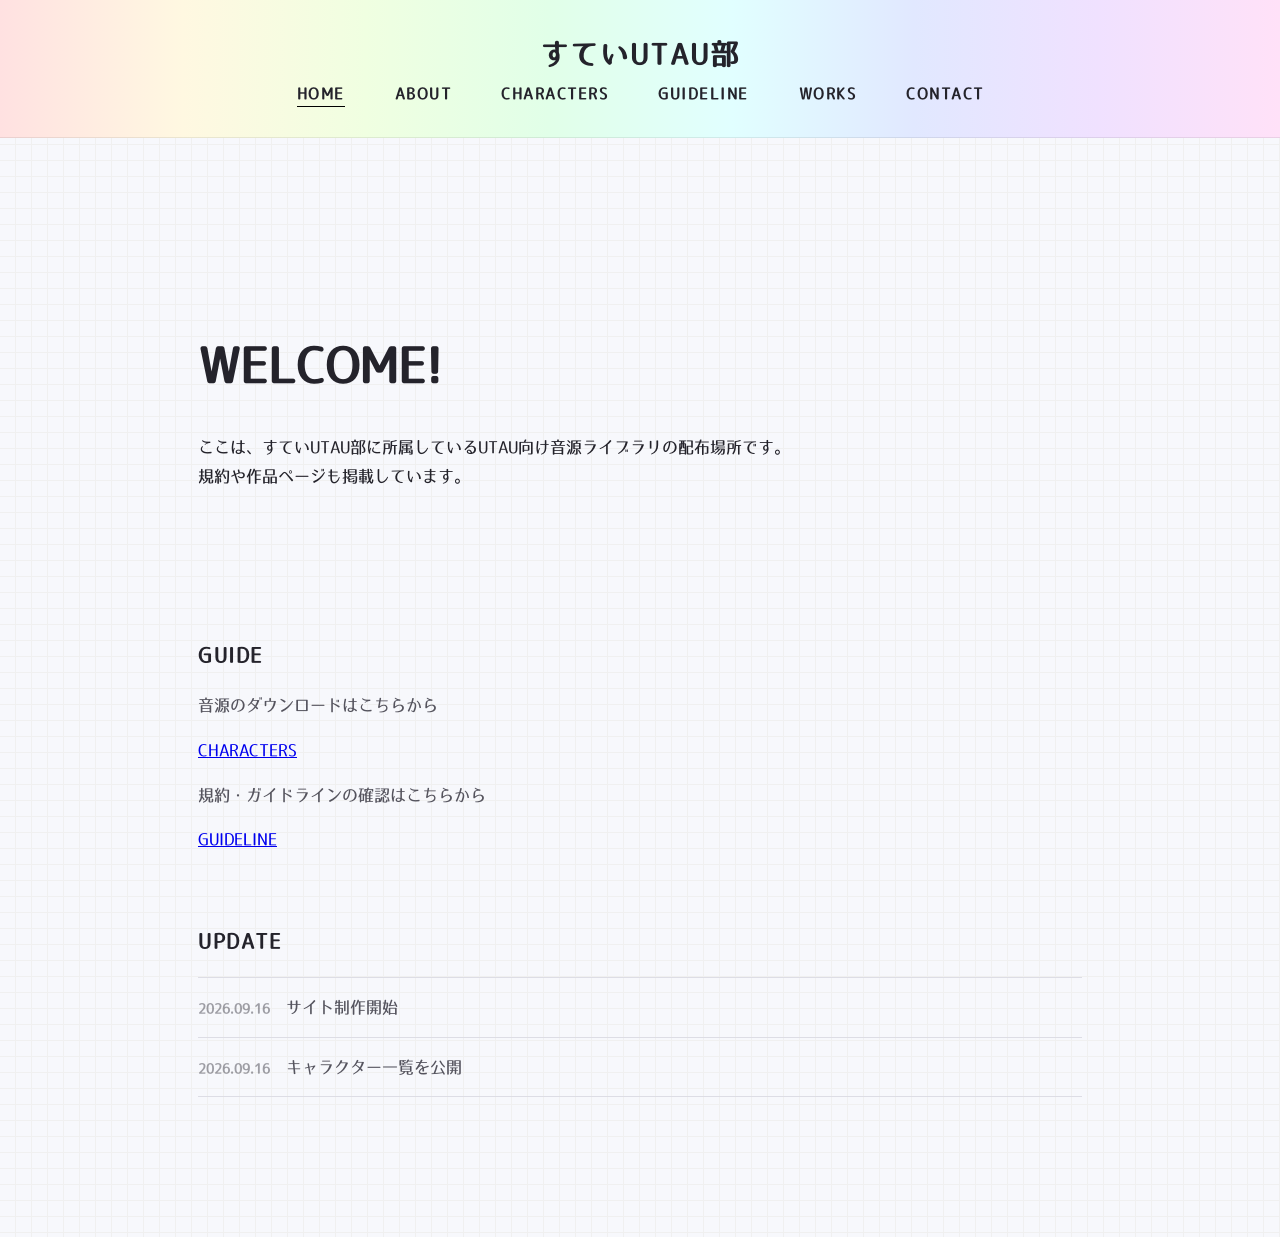
<file: index.html>
<!DOCTYPE html>
<html lang="ja">
<head>
    <meta charset="UTF-8">
    <meta name="viewport" content="width=device-width, initial-scale=1.0">

    <title>HOME - すていUTAU部</title>

    <link rel="stylesheet" href="css/style.css">
</head>

<body>

      <aside class="sidebar">
          
          <div class="site-logo">
              <span>すていUTAU部</span>
          </div>
          
          <nav>
              <a href="index.html"class="active">HOME</a>
              <a href="about.html">ABOUT</a>
              <a href="characters.html">CHARACTERS</a>
              <a href="guidelines.html">GUIDELINE</a>
              <a href="works.html">WORKS</a>
              <a href="contact.html">CONTACT</a>
          </nav>
          
      </aside>


    <!-- メインコンテンツ -->
    <main class="main">

        <section class="hero">

            <h1>WELCOME!</h1>

            <p>
                ここは、すていUTAU部に所属しているUTAU向け音源ライブラリの配布場所です。<br>
                規約や作品ページも掲載しています。
            </p>
        </section>


        <section class="section">

            <h2>GUIDE</h2>

            <p>
                音源のダウンロードはこちらから
            </p>
            <a href="characters.html">
                CHARACTERS
            </a>
            <p> 規約・ガイドラインの確認はこちらから
            </p>
            <a href="guidelines.html">
                GUIDELINE
            </a>

        </section>


        <section class="section">

            <h2>UPDATE</h2>

            <div class="update-list">
                <p><time>2026.09.16</time>　サイト制作開始</p>
                <p><time>2026.09.16</time>　キャラクター一覧を公開</p>
            </div>

        </section>

    </main>

</body>
</html>
</file>
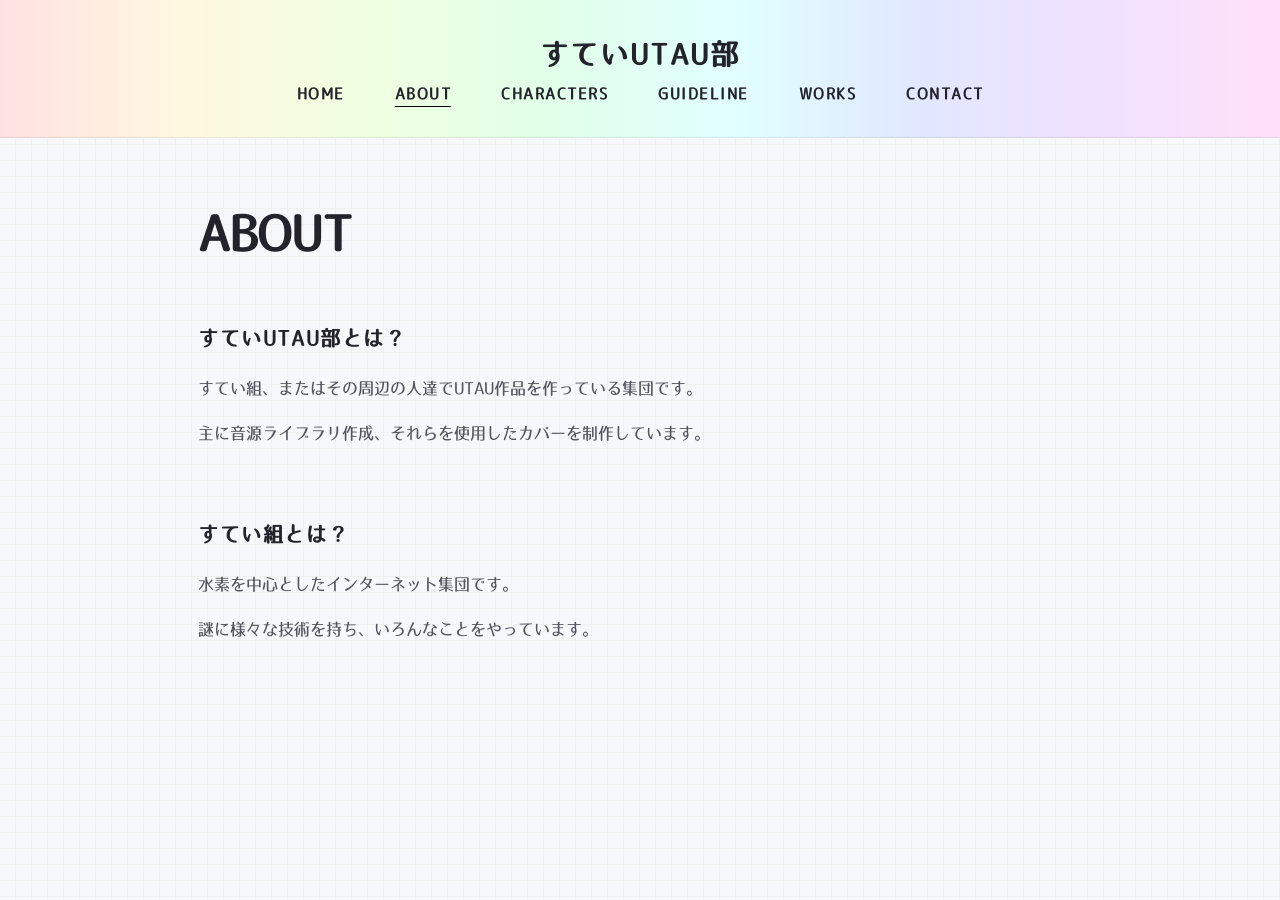
<file: about.html>
<!DOCTYPE html>
<html lang="ja">
<head>
    <meta charset="UTF-8">
    <meta name="viewport" content="width=device-width, initial-scale=1.0">

    <title>ABOUT - すていUTAU部</title>

    <link rel="stylesheet" href="css/style.css">
</head>

<body>

      <aside class="sidebar">
          
          <div class="site-logo">
              <span>すていUTAU部</span>
          </div>
          
          <nav>
              <a href="index.html">HOME</a>
              <a href="about.html"class="active">ABOUT</a>
              <a href="characters.html">CHARACTERS</a>
              <a href="guidelines.html">GUIDELINE</a>
              <a href="works.html">WORKS</a>
              <a href="contact.html">CONTACT</a>
          </nav>
          
      </aside>


    <main class="main">
        <header class="page-header">
            <h1>ABOUT</h1>
        </header>

        <section class="section">

            <h2>すていUTAU部とは？</h2>

            <p>
            すてい組、またはその周辺の人達でUTAU作品を作っている集団です。
            </p>
            <p>
            主に音源ライブラリ作成、それらを使用したカバーを制作しています。
            </p>

        </section>
           <section class="section">

            <h2>すてい組とは？</h2>

            <p>
            水素を中心としたインターネット集団です。
            </p>
            <p>
            謎に様々な技術を持ち、いろんなことをやっています。
            </p>

        </section>




    </main>

</body>
</html>
</file>
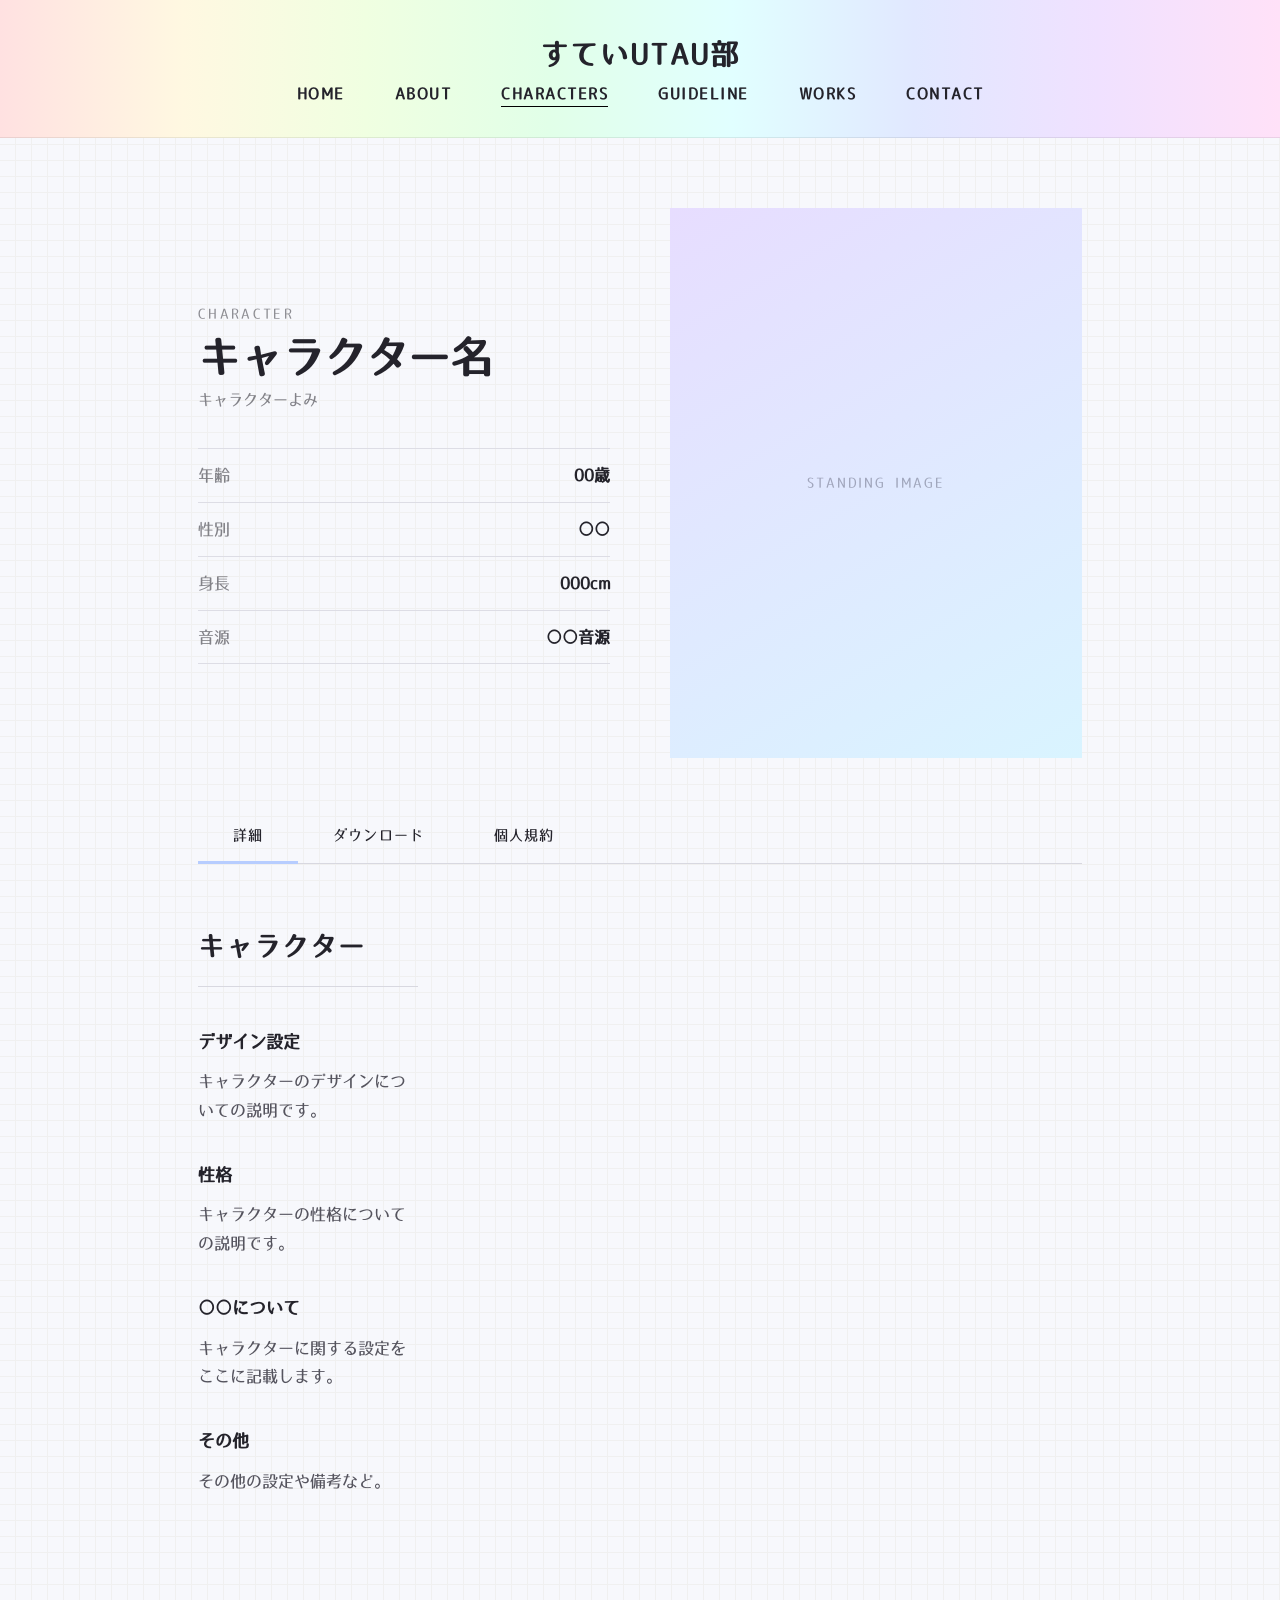
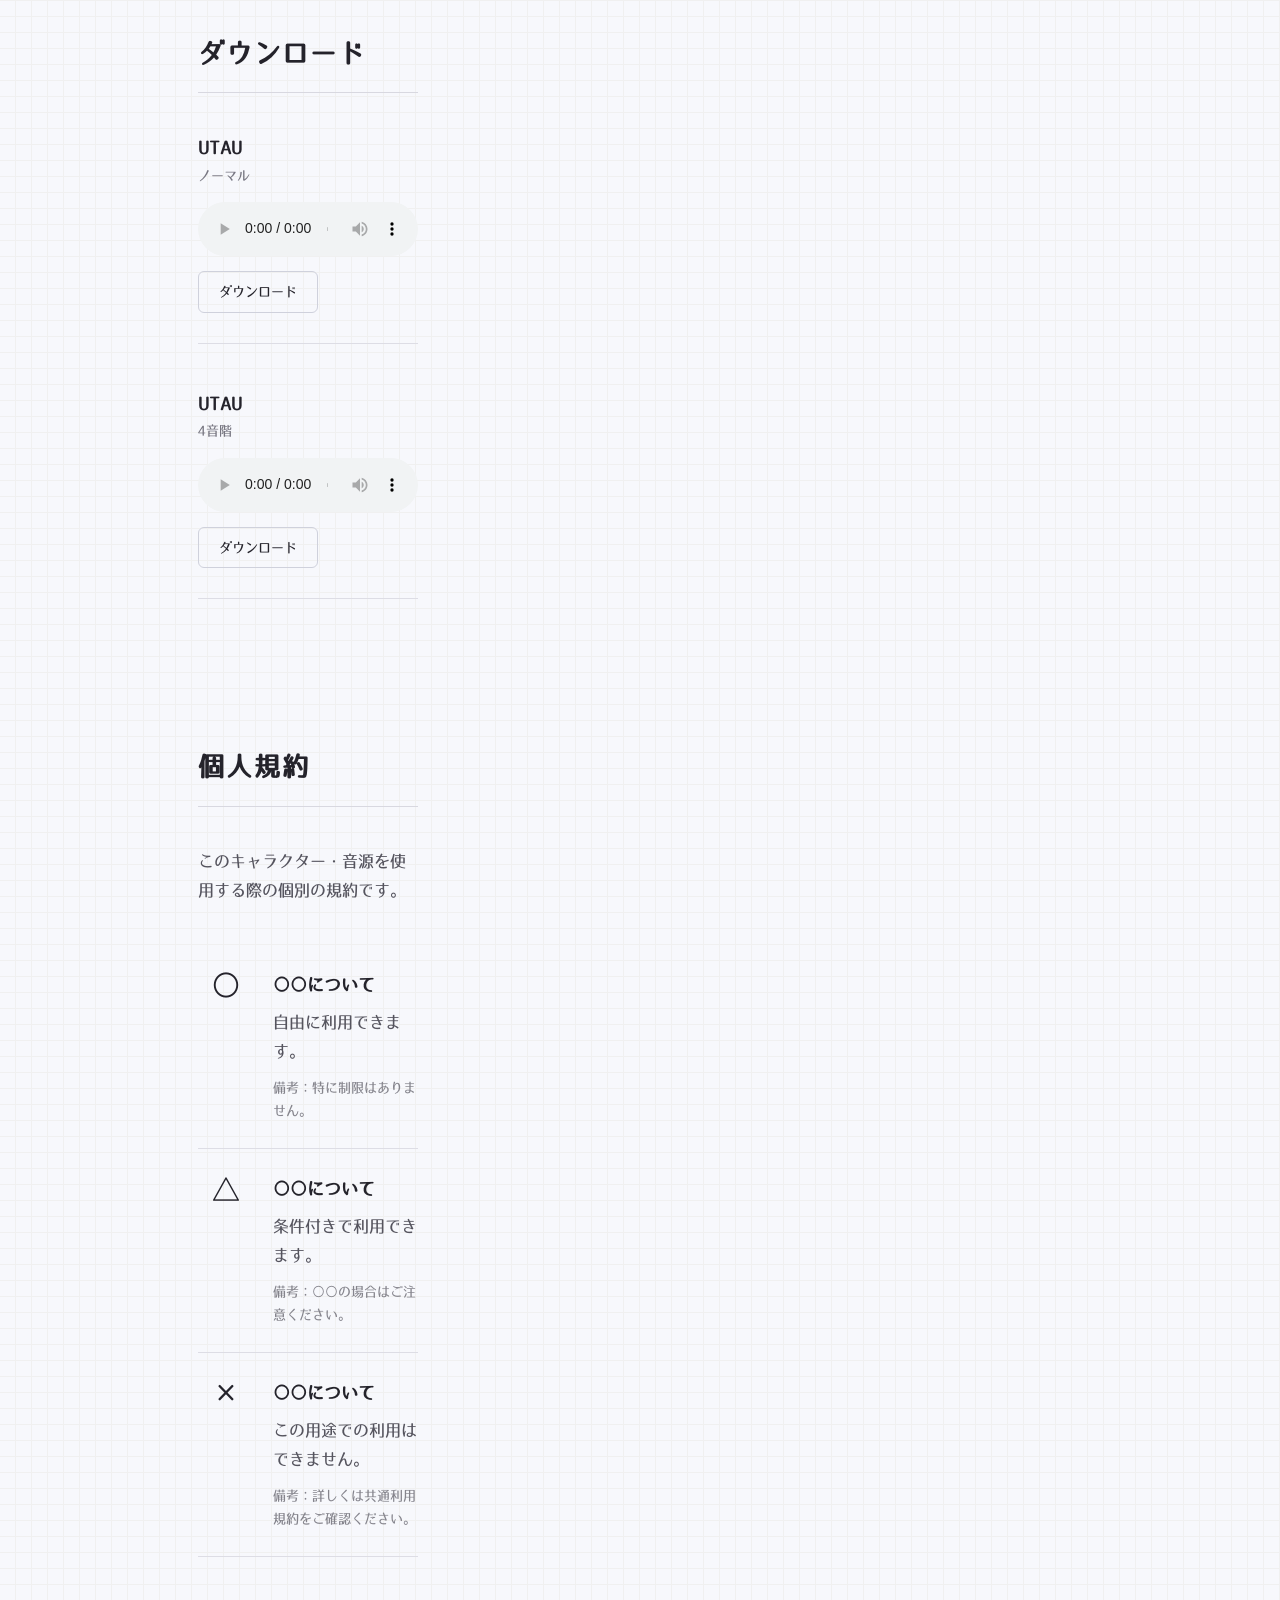
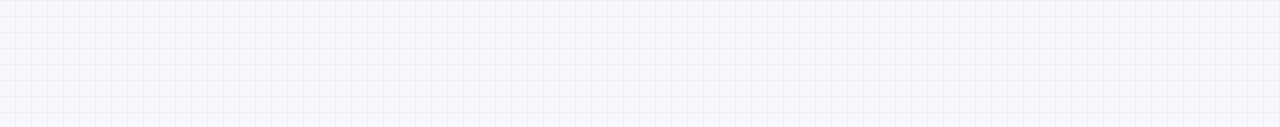
<file: character.html>
<!DOCTYPE html>
<html lang="ja">

<head>
    <meta charset="UTF-8">
    <meta name="viewport" content="width=device-width, initial-scale=1.0">

    <title>CHARACTER - すていUTAU部</title>

    <link rel="stylesheet" href="css/style.css">
    <link rel="stylesheet" href="css/character.css">
</head>

<body>

<!-- ==============================
     ヘッダー
================================ -->

<aside class="sidebar">

    <div class="site-logo">
        <span>すていUTAU部</span>
    </div>

    <nav>
        <a href="index.html">HOME</a>
        <a href="about.html">ABOUT</a>
        <a href="characters.html" class="active">CHARACTERS</a>
        <a href="guidelines.html">GUIDELINE</a>
        <a href="works.html">WORKS</a>
        <a href="contact.html">CONTACT</a>
    </nav>

</aside>


<!-- ==============================
     メイン
================================ -->

<main class="main character-page">

    <!-- キャラクター基本情報 -->

    <section class="character-hero">

        <div class="character-profile">

            <p class="character-label">CHARACTER</p>

            <h1>キャラクター名</h1>

            <p class="character-reading">
                キャラクターよみ
            </p>


            <div class="profile-list">

                <div class="profile-item">
                    <span>年齢</span>
                    <strong>00歳</strong>
                </div>

                <div class="profile-item">
                    <span>性別</span>
                    <strong>○○</strong>
                </div>

                <div class="profile-item">
                    <span>身長</span>
                    <strong>000cm</strong>
                </div>

                <div class="profile-item">
                    <span>音源</span>
                    <strong>○○音源</strong>
                </div>

            </div>

        </div>


        <!-- 立ち絵の仮置き -->

        <div class="character-standing">
            <span>STANDING IMAGE</span>
        </div>

    </section>



    <!-- ==============================
         タブ
    ================================= -->

    <nav class="character-tabs">

        <a href="#details" class="active">
            詳細
        </a>

        <a href="#download">
            ダウンロード
        </a>

        <a href="#rules">
            個人規約
        </a>

    </nav>



    <!-- ==============================
         詳細
    ================================= -->

    <section id="details" class="character-section">


        <div class="section-content">

            <h2>キャラクター</h2>


            <div class="detail-block">

                <h3>デザイン設定</h3>

                <p>
                    キャラクターのデザインについての説明です。
                </p>

            </div>


            <div class="detail-block">

                <h3>性格</h3>

                <p>
                    キャラクターの性格についての説明です。
                </p>

            </div>


            <div class="detail-block">

                <h3>○○について</h3>

                <p>
                    キャラクターに関する設定をここに記載します。
                </p>

            </div>


            <div class="detail-block">

                <h3>その他</h3>

                <p>
                    その他の設定や備考など。
                </p>

            </div>

        </div>

    </section>



    <!-- ==============================
         ダウンロード
    ================================= -->

    <section id="download" class="character-section">


        <div class="section-content">

            <h2>ダウンロード</h2>


            <!-- 通常音源 -->

            <div class="voicebank">

                <h3>UTAU</h3>

                <p class="voicebank-type">
                    ノーマル
                </p>

                <audio controls>
                    <source src="" type="audio/mpeg">
                    お使いのブラウザでは音声を再生できません。
                </audio>

                <a href="#" class="download-button">
                    ダウンロード
                </a>

            </div>


            <!-- 追加音源 -->

            <div class="voicebank">

                <h3>UTAU</h3>

                <p class="voicebank-type">
                    4音階
                </p>

                <audio controls>
                    <source src="" type="audio/mpeg">
                    お使いのブラウザでは音声を再生できません。
                </audio>

                <a href="#" class="download-button">
                    ダウンロード
                </a>

            </div>

        </div>

    </section>



    <!-- ==============================
         個人規約
    ================================= -->

    <section id="rules" class="character-section">


        <div class="section-content">

            <h2>個人規約</h2>

            <p class="rule-lead">
                このキャラクター・音源を使用する際の個別の規約です。
            </p>


            <!-- ○ -->

            <div class="rule-item rule-ok">

                <div class="rule-mark">○</div>

                <div>
                    <h3>○○について</h3>

                    <p>
                        自由に利用できます。
                    </p>

                    <p class="rule-note">
                        備考：特に制限はありません。
                    </p>
                </div>

            </div>


            <!-- △ -->

            <div class="rule-item rule-warning">

                <div class="rule-mark">△</div>

                <div>
                    <h3>○○について</h3>

                    <p>
                        条件付きで利用できます。
                    </p>

                    <p class="rule-note">
                        備考：○○の場合はご注意ください。
                    </p>
                </div>

            </div>


            <!-- × -->

            <div class="rule-item rule-ng">

                <div class="rule-mark">×</div>

                <div>
                    <h3>○○について</h3>

                    <p>
                        この用途での利用はできません。
                    </p>

                    <p class="rule-note">
                        備考：詳しくは共通利用規約をご確認ください。
                    </p>
                </div>

            </div>

        </div>

    </section>


</main>

</body>
</html>
</file>
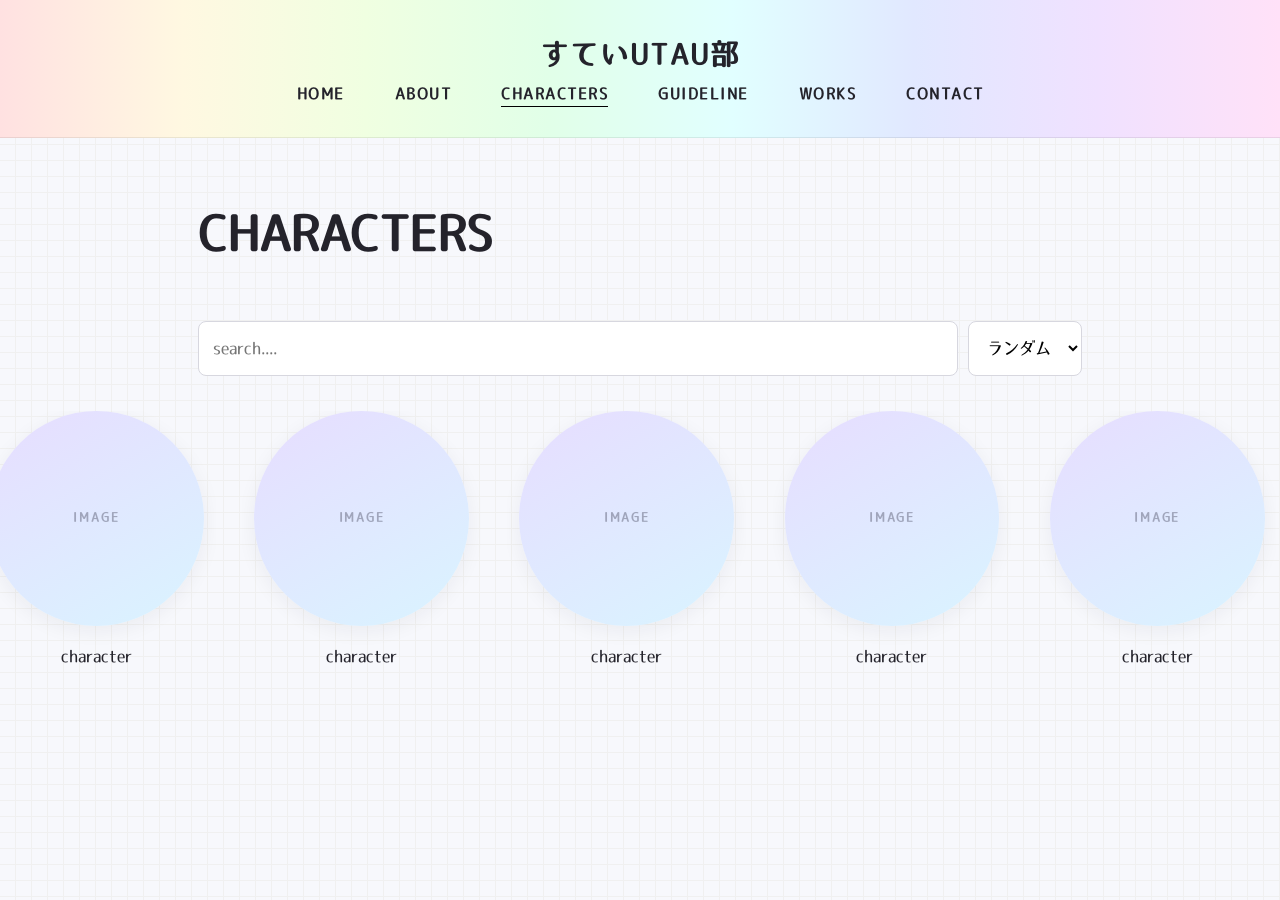
<file: characters.html>
<!DOCTYPE html>
<html lang="ja">
<head>
    <meta charset="UTF-8">
    <meta name="viewport" content="width=device-width, initial-scale=1.0">

    <title>CHARACTERS - すていUTAU部</title>

    <link rel="stylesheet" href="css/style.css">
</head>

<body>

      <aside class="sidebar">
          
          <div class="site-logo">
              <span>すていUTAU部</span>
          </div>
          
          <nav>
              <a href="index.html">HOME</a>
              <a href="about.html">ABOUT</a>
              <a href="characters.html"class="active">CHARACTERS</a>
              <a href="guidelines.html">GUIDELINE</a>
              <a href="works.html">WORKS</a>
              <a href="contact.html">CONTACT</a>
          </nav>
          
      </aside>


    <main class="main">

        <header class="page-header">
            <h1>CHARACTERS</h1>
        </header>


        <!-- 後で検索・絞り込みを追加する場所 -->
        <div class="character-tools">

            <input
                type="search"
                placeholder="search....">

            <select>
                <option>ランダム</option>
                <option>名前順</option>
                <option>実装順</option>
            </select>

        </div>


        <!-- キャラクター一覧 -->
        <section class="character-grid">

            <a href="#" class="character-card">
                <div class="character-image">
                    <span>IMAGE</span>
                </div>
                <div class="character-name">
                    <p>character</p>
                </div>
            </a>
            
            <a href="#" class="character-card">
                <div class="character-image">
                    <span>IMAGE</span>
                </div>
                <div class="character-name">
                    <p>character</p>
                </div>
            </a>
            
            <a href="#" class="character-card">
                <div class="character-image">
                    <span>IMAGE</span>
                </div>
                <div class="character-name">
                    <p>character</p>
                </div>
            </a>
            
            <a href="#" class="character-card">
                <div class="character-image">
                    <span>IMAGE</span>
                </div>
                <div class="character-name">
                    <p>character</p>
                </div>
            
            </a>

            <a href="#" class="character-card">
                <div class="character-image">
                    <span>IMAGE</span>
                </div>
                <div class="character-name">
                    <p>character</p>
                </div>
            
            </a>

        </section>


    </main>

</body>
</html>
</file>
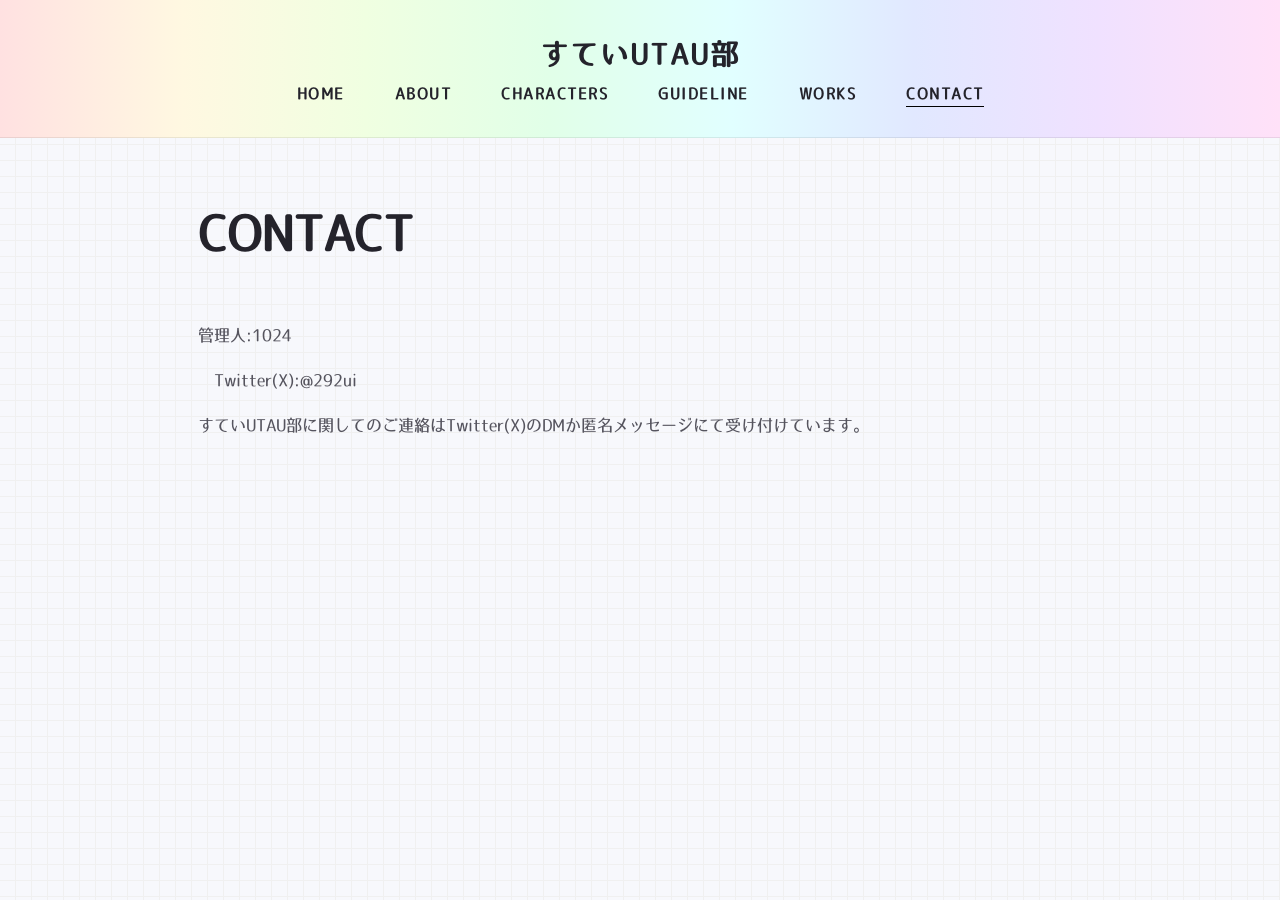
<file: contact.html>
<!DOCTYPE html>
<html lang="ja">
<head>
    <meta charset="UTF-8">
    <meta name="viewport" content="width=device-width, initial-scale=1.0">

    <title>すていUTAU部 - CONTACT</title>

    <link rel="stylesheet" href="css/style.css">
</head>
    
<body>
      
      <aside class="sidebar">
        
        <div class="site-logo">
          <span>すていUTAU部</span>
        </div>
        
        <nav>
          <a href="index.html">HOME</a>
          <a href="about.html">ABOUT</a>
          <a href="characters.html">CHARACTERS</a>
          <a href="guidelines.html">GUIDELINE</a>
          <a href="works.html">WORKS</a>
          <a href="contact.html" class="active">CONTACT</a>
        </nav>
        
      </aside>
      
      
      <main class="main">
        
        <header class="page-header">
          <h1>CONTACT</h1>
        </header>
        
        
        <section class="section">
          
          <p>
            管理人:1024
          </p>
          <p>
            ▶Twitter(X):@292ui
          </p>
          <p>
            すていUTAU部に関してのご連絡はTwitter(X)のDMか匿名メッセージにて受け付けています。
          </p>
          
        </section>
        
      </main>

  
</body>

</html>
</file>
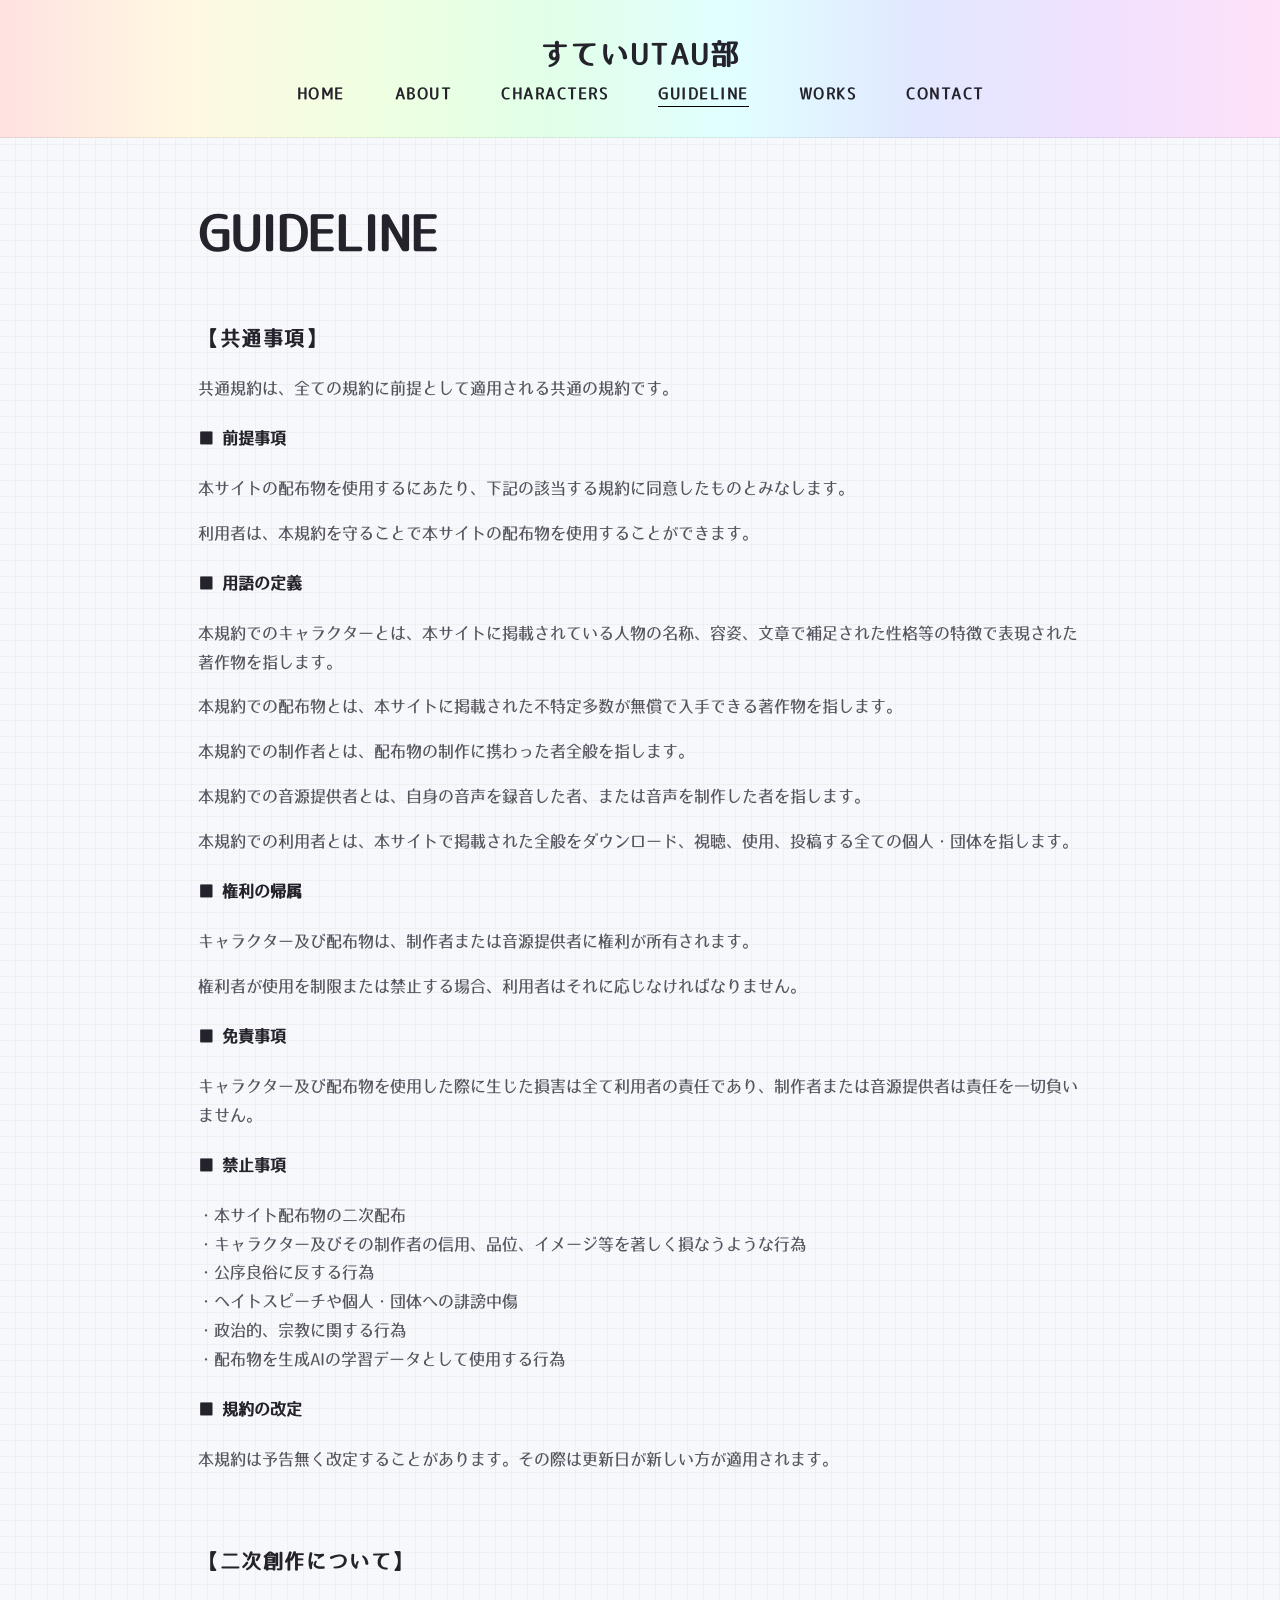
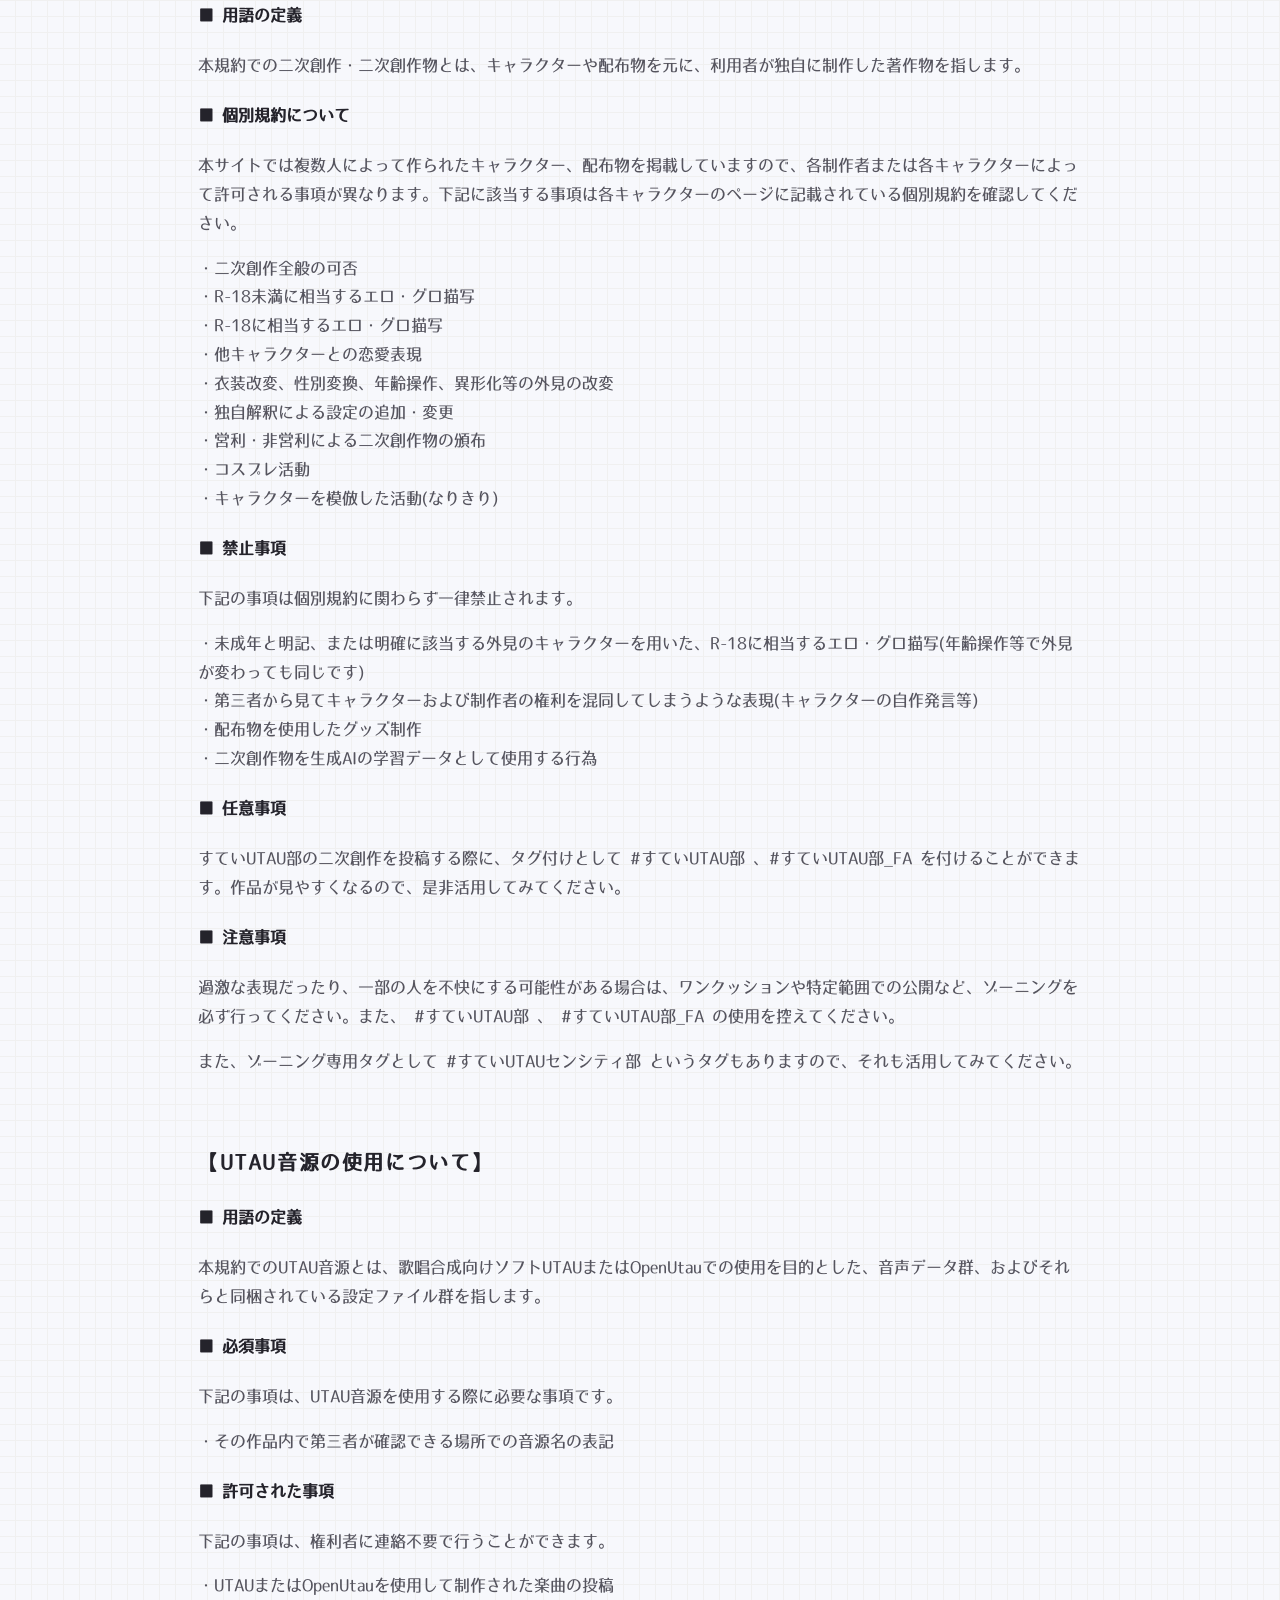
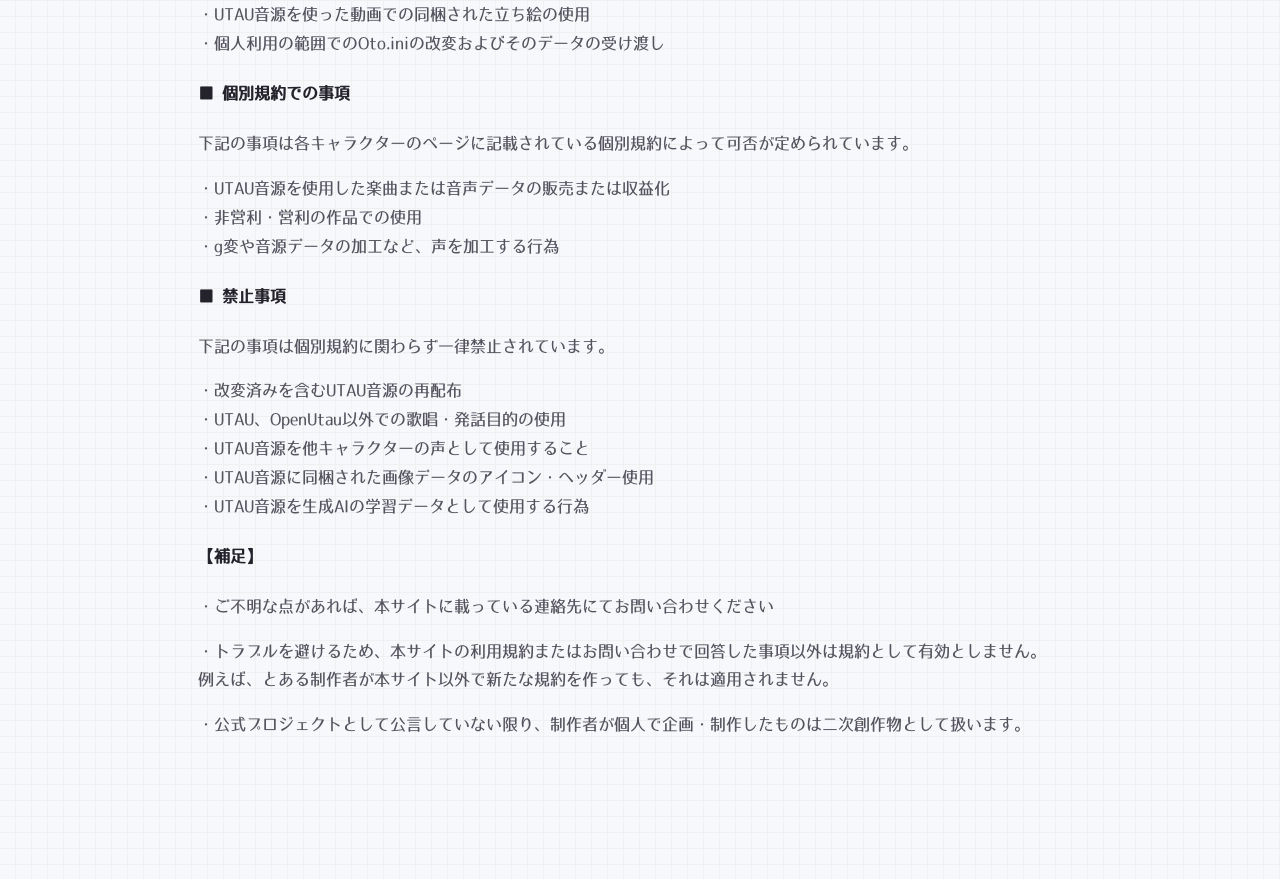
<file: guidelines.html>
<!DOCTYPE html>
<html lang="ja">
<head>
    <meta charset="UTF-8">
    <meta name="viewport" content="width=device-width, initial-scale=1.0">

    <title>GUIDELINE - すていUTAU部</title>

    <link rel="stylesheet" href="css/style.css">
</head>

<body>

      <aside class="sidebar">
          
          <div class="site-logo">
              <span>すていUTAU部</span>
          </div>
          
          <nav>
              <a href="index.html">HOME</a>
              <a href="about.html">ABOUT</a>
              <a href="characters.html">CHARACTERS</a>
              <a href="guidelines.html"class="active">GUIDELINE</a>
              <a href="works.html">WORKS</a>
              <a href="contact.html" >CONTACT</a>
          </nav>
         
      </aside>


    <main class="main">

        <header class="page-header">
            <h1>GUIDELINE</h1>
        </header>


        <section class="section">

            <h2>【共通事項】</h2>

            <p>
            共通規約は、全ての規約に前提として適用される共通の規約です。
            </p>
            <h4>
                ■ 前提事項
            </h4>
            <p>
            本サイトの配布物を使用するにあたり、下記の該当する規約に同意したものとみなします。
            </p>
            <p>
            利用者は、本規約を守ることで本サイトの配布物を使用することができます。
            </p>
            <h4>
                ■ 用語の定義
            </h4>
            <p>
                本規約でのキャラクターとは、本サイトに掲載されている人物の名称、容姿、文章で補足された性格等の特徴で表現された著作物を指します。
            </p>
            <p>
                本規約での配布物とは、本サイトに掲載された不特定多数が無償で入手できる著作物を指します。
            </p>
            <p>
                本規約での制作者とは、配布物の制作に携わった者全般を指します。
            </p>
            <p>
                本規約での音源提供者とは、自身の音声を録音した者、または音声を制作した者を指します。
            </p>
            <p>
                本規約での利用者とは、本サイトで掲載された全般をダウンロード、視聴、使用、投稿する全ての個人・団体を指します。
            </p>
            <h4>
                ■ 権利の帰属
            </h4>
            <p>
                キャラクター及び配布物は、制作者または音源提供者に権利が所有されます。
            </p>
            <p>
                権利者が使用を制限または禁止する場合、利用者はそれに応じなければなりません。
            </p>
            <h4>
                ■ 免責事項
            </h4>
            <p>
                キャラクター及び配布物を使用した際に生じた損害は全て利用者の責任であり、制作者または音源提供者は責任を一切負いません。
            </p>
            <h4>
                ■ 禁止事項
            </h4>
            <p>
            ・本サイト配布物の二次配布<br>
            ・キャラクター及びその制作者の信用、品位、イメージ等を著しく損なうような行為<br>
            ・公序良俗に反する行為<br>
            ・ヘイトスピーチや個人・団体への誹謗中傷<br>
            ・政治的、宗教に関する行為<br>
            ・配布物を生成AIの学習データとして使用する行為
            </p>
            <h4>
                ■ 規約の改定
            </h4>
            <p>
                本規約は予告無く改定することがあります。その際は更新日が新しい方が適用されます。
            </p>

        </section>


        <section class="section">

            <h2>
                【二次創作について】
            </h2>
            <h4>
                ■ 用語の定義
            </h4>
            <p>
                本規約での二次創作・二次創作物とは、キャラクターや配布物を元に、利用者が独自に制作した著作物を指します。
            </p>
            <h4>
                ■ 個別規約について
            </h4>
            <p>
                本サイトでは複数人によって作られたキャラクター、配布物を掲載していますので、各制作者または各キャラクターによって許可される事項が異なります。下記に該当する事項は各キャラクターのページに記載されている個別規約を確認してください。
            </p>
            <p>
                ・二次創作全般の可否<br>
                ・R-18未満に相当するエロ・グロ描写<br>
                ・R-18に相当するエロ・グロ描写<br>
                ・他キャラクターとの恋愛表現<br>
                ・衣装改変、性別変換、年齢操作、異形化等の外見の改変<br>
                ・独自解釈による設定の追加・変更<br>
                ・営利・非営利による二次創作物の頒布<br>
                ・コスプレ活動<br>
                ・キャラクターを模倣した活動(なりきり)
            </p>
            <h4>
                ■ 禁止事項
            </h4>
            <p>
                下記の事項は個別規約に関わらず一律禁止されます。
            </p>
            <p>
                ・未成年と明記、または明確に該当する外見のキャラクターを用いた、R-18に相当するエロ・グロ描写(年齢操作等で外見が変わっても同じです)<br>
                ・第三者から見てキャラクターおよび制作者の権利を混同してしまうような表現(キャラクターの自作発言等)<br>
                ・配布物を使用したグッズ制作<br>
                ・二次創作物を生成AIの学習データとして使用する行為
            </p>
            <h4>
                ■ 任意事項
            </h4>
            <p>
            すていUTAU部の二次創作を投稿する際に、タグ付けとして #すていUTAU部 、#すていUTAU部_FA を付けることができます。作品が見やすくなるので、是非活用してみてください。    
            </p>
            <h4>
                ■ 注意事項
            </h4>
            <p>
                過激な表現だったり、一部の人を不快にする可能性がある場合は、ワンクッションや特定範囲での公開など、ゾーニングを必ず行ってください。また、 #すていUTAU部 、 #すていUTAU部_FA の使用を控えてください。
            </p>
            <p>
                また、ゾーニング専用タグとして #すていUTAUセンシティ部 というタグもありますので、それも活用してみてください。
            </p>


        </section>


        <section class="section">

            <h2>【UTAU音源の使用について】</h2>
            <h4>
            ■ 用語の定義
            </h4>

            <p>
                本規約でのUTAU音源とは、歌唱合成向けソフトUTAUまたはOpenUtauでの使用を目的とした、音声データ群、およびそれらと同梱されている設定ファイル群を指します。
            </p>
            <h4>
                ■ 必須事項
            </h4>
            <p>
                下記の事項は、UTAU音源を使用する際に必要な事項です。
            </p>
            <p>
                ・その作品内で第三者が確認できる場所での音源名の表記
            </p>
            <h4>
                ■ 許可された事項
            </h4>
            <p>
                下記の事項は、権利者に連絡不要で行うことができます。
            </p>
            <p>
                ・UTAUまたはOpenUtauを使用して制作された楽曲の投稿<br>
                ・UTAU音源を使った動画での同梱された立ち絵の使用<br>
                ・個人利用の範囲でのOto.iniの改変およびそのデータの受け渡し
            </p>
            <h4>
                ■ 個別規約での事項
            </h4>
            <p>
                下記の事項は各キャラクターのページに記載されている個別規約によって可否が定められています。
            </p>
            <p>
                ・UTAU音源を使用した楽曲または音声データの販売または収益化<br>
                ・非営利・営利の作品での使用<br>
                ・g変や音源データの加工など、声を加工する行為
            </p>
            <h4>
                ■ 禁止事項
            </h4>
            <p>
                下記の事項は個別規約に関わらず一律禁止されています。
            </p>
            <p>
                ・改変済みを含むUTAU音源の再配布<br>
                ・UTAU、OpenUtau以外での歌唱・発話目的の使用<br>
                ・UTAU音源を他キャラクターの声として使用すること<br>
                ・UTAU音源に同梱された画像データのアイコン・ヘッダー使用<br>
                ・UTAU音源を生成AIの学習データとして使用する行為
            </p>
            <h4>
                【補足】
            </h4>
            <p>
                ・ご不明な点があれば、本サイトに載っている連絡先にてお問い合わせください
            </p>
            <p>
                ・トラブルを避けるため、本サイトの利用規約またはお問い合わせで回答した事項以外は規約として有効としません。<br>
                例えば、とある制作者が本サイト以外で新たな規約を作っても、それは適用されません。
            </p>
            <p>
                ・公式プロジェクトとして公言していない限り、制作者が個人で企画・制作したものは二次創作物として扱います。
            </p>

        </section>

    </main>

</body>
</html>
</file>
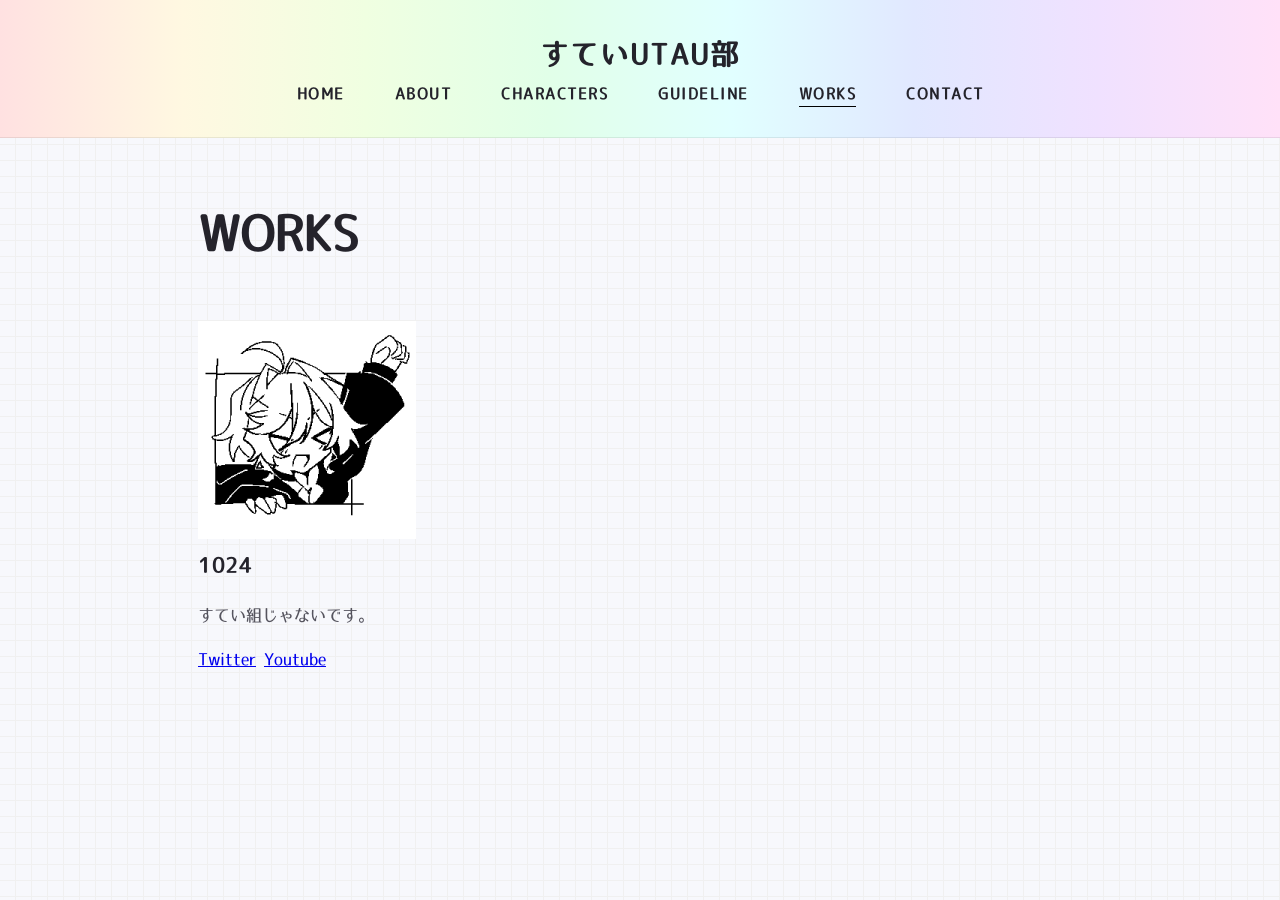
<file: works.html>
<!DOCTYPE html>
<html lang="ja">
<head>
    <meta charset="UTF-8">
    <meta name="viewport" content="width=device-width, initial-scale=1.0">

    <title>WORKS - すていUTAU部</title>

    <link rel="stylesheet" href="css/style.css">
</head>

<body>
      <aside class="sidebar">
          
          <div class="site-logo">
              <span>すていUTAU部</span>
          </div>
          
          <nav>
              <a href="index.html">HOME</a>
              <a href="about.html">ABOUT</a>
              <a href="characters.html">CHARACTERS</a>
              <a href="guidelines.html">GUIDELINE</a>
              <a href="works.html"class="active">WORKS</a>
              <a href="contact.html">CONTACT</a>
          </nav>
          
      </aside>


    <main class="main">

        <header class="page-header">
            <h1>WORKS</h1>
        </header>


        <section class="section">
            <img src="images/work/1024.png">
            <h2>
                1024
            </h2>
            <p>
                すてい組じゃないです。
            </p>
            <a href="https://x.com/292ui">Twitter</a>
            <a href="https://www.youtube.com/@292ui">Youtube</a>

        </section>

    </main>
</body>

</html>
</file>
<file: css/style.css>
/* ========================================
   基本設定
======================================== */

@font-face {
    font-family: "LogoTypeGothic";
    src: url("../fonts/ロゴたいぷゴシック.otf") format("opentype");
}


* {
    box-sizing: border-box;
}

html {
    scroll-behavior: smooth;
}

body {
    margin: 0;

    font-family: "LogoTypeGothic", sans-serif;

    background: #f7f8fc;
    color: #24232b;

    line-height: 1.8;

    /*方眼紙模様*/
    background-image: linear-gradient(0deg, transparent calc(100% - 1px), #f0f0f0 calc(100% - 1px)),
                      linear-gradient(90deg, transparent calc(100% - 1px), #f0f0f0 calc(100% - 1px));
    background-size: 16px 16px;
    background-repeat: repeat;
    background-position: 0 0;


}


/* ========================================
   サイドバー
======================================== */

.sidebar {
    position: relative;
    width: 100%;
    padding: 30px 40px;

    display: flex;
    flex-direction: column;
    align-items: center;

    background: linear-gradient(to right,#FFE1E1,#FFF8E1,#F0FFE1,#E1FFE8,#E1FFFF,#E1E8FF,#F0E1FF,#FFE1F8);

    border-bottom: 1px solid rgba(0, 0, 0, 0.08);
}


/* サイト名 */

.site-logo {
    margin-bottom: 0;
}

.site-logo span {
    display: block;

    font-size: 28px;
    font-weight: 800;

    letter-spacing: 0.08em;
}


/* ナビゲーション */

.sidebar nav {
    display: flex;
    flex-direction: row;
    gap: 50px;
}

.sidebar nav a {
    position: relative;
    color: inherit;
    text-decoration: none;
    font-size: 15px;
    font-weight: 700;
    letter-spacing: 0.1em;
}

.sidebar nav a::after {
    content: "";
    position: absolute;
    left: 0;
    bottom: 0;

    width: 0;
    height: 1.5px;

    background: #000000;

    transition: width 0.5s ease;
}

.sidebar nav a:hover::after {
    width: 100%;
}

.sidebar nav a.active::after {
    width: 100%;
}


/* ========================================
   メイン
======================================== */

.main {
    margin-left: 0;
    padding: 70px 70px;
    width: 80%;
    max-width: 1200px;
    margin: 0 auto;
}


/* ========================================
   見出し
======================================== */

.hero {
    min-height: 430px;

    display: flex;
    flex-direction: column;
    justify-content: center;

    max-width: 700px;
}

.eyebrow {
    margin: 0 0 10px;

    font-size: 12px;
    font-weight: 700;

    letter-spacing: 0.18em;

    opacity: 0.55;
}

h1 {
    margin: 0 0 25px;

    font-size: 48px;

    line-height: 1.1;
    
}

h2 {
    margin-top: 0;

    font-size: 20px;
    letter-spacing: 0.08em;
}

.page-header {
    margin-bottom: 60px;

    max-width: 700px;
}


/* ========================================
   セクション
======================================== */

.section {
    margin-bottom: 70px;
}

.section p {
    color: #55545e;
}


/* ========================================
   更新履歴
======================================== */

.update-list {
    border-top: 1px solid #dddde5;
}

.update-list p {
    margin: 0;

    padding: 15px 0;

    border-bottom: 1px solid #dddde5;
}

.update-list time {
    font-size: 13px;
    font-weight: 700;

    opacity: 0.55;
}


/* ========================================
   キャラクター検索
======================================== */

.character-tools {
    display: flex;
    gap: 10px;

    margin-bottom: 35px;
}

.character-tools input,
.character-tools select {
    padding: 12px 14px;

    border: 1px solid #d7d7df;
    border-radius: 8px;

    background: white;

    font: inherit;
}

.character-tools input {
    flex: 1;
}


/* ========================================
   キャラクター一覧
======================================== */

.character-grid {
    width: calc(100% + 50%);
    margin-left: -25%;
    display: grid;
    grid-template-columns: repeat(5, minmax(0, 1fr));
}

/* キャラクターカード */

.character-card {
    width: 90%;
    color: inherit;
    text-decoration: none;
    background: rgba(255, 255, 255, 0);
    overflow: hidden;
    transition:
        transform 0.2s,
        box-shadow 0.2s;
}

.character-image:hover {

    box-shadow:
        0 12px 30px rgba(30, 30, 50, 0.12);
}



.character-image {
    aspect-ratio: 1 / 1;
    border-radius: 100%;
    width: 90%;
    margin: 0 auto;

    display: flex;
    align-items: center;
    justify-content: center;

    background:
        linear-gradient(
            150deg,
            #e7ddff,
            #d9f4ff
        );

        box-shadow:
        0 5px 20px rgba(30, 30, 50, 0.06);

    color: rgba(40, 40, 60, 0.35);

    font-size: 12px;
    font-weight: 700;

    letter-spacing: 0.15em;
}

.character-name {
    text-align: center

}

/* ========================================
   スマートフォン
======================================== */

@media (max-width: 700px) {

    .sidebar {
        position: static;

        width: 100%;
        height: auto;

        padding: 20px;

        border-right: none;
        border-bottom: 1px solid rgba(0, 0, 0, 0.08);
    }


    .site-logo {
        margin-bottom: 20px;
    }


    .site-logo span {
        font-size: 22px;
    }


    .sidebar nav {
        flex-direction: row;

        gap: 4px;

        overflow-x: auto;
    }


    .sidebar nav a {
        white-space: nowrap;

        font-size: 11px;
    }


    .main {
        margin-left: 0;

        padding: 20px 20px;
    }


    .hero {
        min-height: 350px;
    }


    .page-header {
        margin-bottom: 40px;
    }


    .character-grid {
        width: 100%;
        padding: 10px 0;

        grid-template-columns: repeat(2, minmax(0, 1fr));
        gap: 30px 20px;
    }

    .character-card {
        width: 100%;
    }


    .character-info {
        padding: 11px 12px;
    }


    .character-info h2 {
        font-size: 14px;
    }


    .character-tools {
        flex-direction: column;
    }

}
</file>
<file: css/character.css>
/* ========================================
   CHARACTER PAGE
======================================== */


/* ==============================
   キャラクター基本情報
================================ */

.character-page {
    max-width: 1200px;
}


.character-hero {
    display: grid;
    grid-template-columns: 1fr 1fr;

    min-height: 500px;

    align-items: center;

    gap: 60px;

    margin-bottom: 50px;
}


/* 左：プロフィール */

.character-profile {
    padding: 20px 0;
}


.character-label {
    margin: 0 0 10px;

    font-size: 13px;
    letter-spacing: 0.18em;

    opacity: 0.5;
}


.character-profile h1 {
    margin: 0;

    font-size: 42px;
}


.character-reading {
    margin: 5px 0 35px;

    font-size: 15px;

    opacity: 0.55;
}


/* プロフィール項目 */

.profile-list {
    border-top: 1px solid #dddde5;
}


.profile-item {
    display: flex;

    justify-content: space-between;

    padding: 12px 0;

    border-bottom: 1px solid #dddde5;
}


.profile-item span {
    opacity: 0.55;
}


/* ==============================
   立ち絵
================================ */

.character-standing {
    aspect-ratio: 3 / 4;

    max-height: 550px;

    display: flex;

    align-items: center;
    justify-content: center;

    background:
        linear-gradient(
            150deg,
            #e7ddff,
            #d9f4ff
        );

    color: rgba(40, 40, 60, 0.35);

    letter-spacing: 0.15em;

    font-size: 13px;
}


/* ==============================
   タブ
================================ */

.character-tabs {

    display: flex;

    border-bottom: 1px solid #d8d8e0;

    margin-bottom: 60px;
}


.character-tabs a {

    position: relative;

    padding: 15px 35px;

    color: inherit;

    text-decoration: none;

    font-size: 14px;

    letter-spacing: 0.08em;
}


.character-tabs a::after {

    content: "";

    position: absolute;

    left: 0;
    bottom: -1px;

    width: 0;
    height: 3px;

    background: #b7cdff;

    transition: width 0.3s ease;
}


.character-tabs a:hover::after,
.character-tabs a.active::after {

    width: 100%;
}


/* ==============================
   各セクション
================================ */

.character-section {

    display: grid;

    grid-template-columns: 220px 1fr;

    gap: 70px;

    margin-bottom: 100px;

    scroll-margin-top: 40px;
}


/* 左側のメモ */

.section-note {

    font-size: 13px;

    color: #777681;

    padding-top: 10px;
}


.section-note p {

    margin: 0;

    padding: 25px;

    border: 1px solid #dcdce5;

    border-radius: 50%;
}


/* 右側 */

.section-content {

    min-width: 0;
}


.section-content h2 {

    margin: 0 0 40px;

    padding-bottom: 15px;

    border-bottom: 1px solid #d8d8e0;

    font-size: 26px;
}


.section-content h3 {

    margin: 0 0 10px;

    font-size: 17px;
}


/* ==============================
   詳細
================================ */

.detail-block {

    margin-bottom: 35px;
}


.detail-block p {

    margin: 0;

    color: #55545e;
}


/* ==============================
   音源
================================ */

.voicebank {

    margin-bottom: 45px;

    padding-bottom: 30px;

    border-bottom: 1px solid #dddde5;
}


.voicebank h3 {

    margin-bottom: 0;
}


.voicebank-type {

    margin: 0 0 15px;

    color: #777681;

    font-size: 13px;
}


.voicebank audio {

    display: block;

    width: 100%;

    max-width: 600px;

    margin-bottom: 15px;
}


/* ダウンロードボタン */

.download-button {

    display: inline-block;

    padding: 8px 20px;

    border: 1px solid #cfd1dc;

    border-radius: 6px;

    color: inherit;

    text-decoration: none;

    font-size: 13px;

    transition:
        background 0.2s,
        transform 0.2s;
}


.download-button:hover {

    background: #eef1ff;

    transform: translateY(-2px);
}


/* ==============================
   個人規約
================================ */

.rule-lead {

    margin-bottom: 40px;

    color: #55545e;
}


.rule-item {

    display: grid;

    grid-template-columns: 55px 1fr;

    gap: 20px;

    padding: 25px 0;

    border-bottom: 1px solid #dddde5;
}


.rule-mark {

    font-size: 30px;

    line-height: 1;

    text-align: center;
}


.rule-item h3 {

    margin-bottom: 8px;
}


.rule-item p {

    margin: 0;

    color: #55545e;
}


.rule-note {

    margin-top: 10px !important;

    font-size: 13px;

    opacity: 0.7;
}


/* ==============================
   スマートフォン
================================ */

@media (max-width: 700px) {


    .character-page {
        width: 100%;
    }


    /* 基本情報 */

    .character-hero {

        grid-template-columns: 1fr;

        gap: 35px;

        min-height: auto;

        margin-bottom: 35px;
    }


    .character-profile h1 {

        font-size: 34px;
    }


    /* 立ち絵 */

    .character-standing {

        width: 80%;

        margin: 0 auto;

        max-height: none;
    }


    /* タブ */

    .character-tabs {

        margin-bottom: 45px;

        overflow-x: auto;
    }


    .character-tabs a {

        flex: 1;

        padding: 13px 10px;

        text-align: center;

        white-space: nowrap;

        font-size: 12px;
    }


    /* セクション */

    .character-section {

        grid-template-columns: 1fr;

        gap: 25px;

        margin-bottom: 70px;
    }


    /* 規約 */

    .rule-item {

        grid-template-columns: 40px 1fr;

        gap: 15px;
    }

}
</file>
